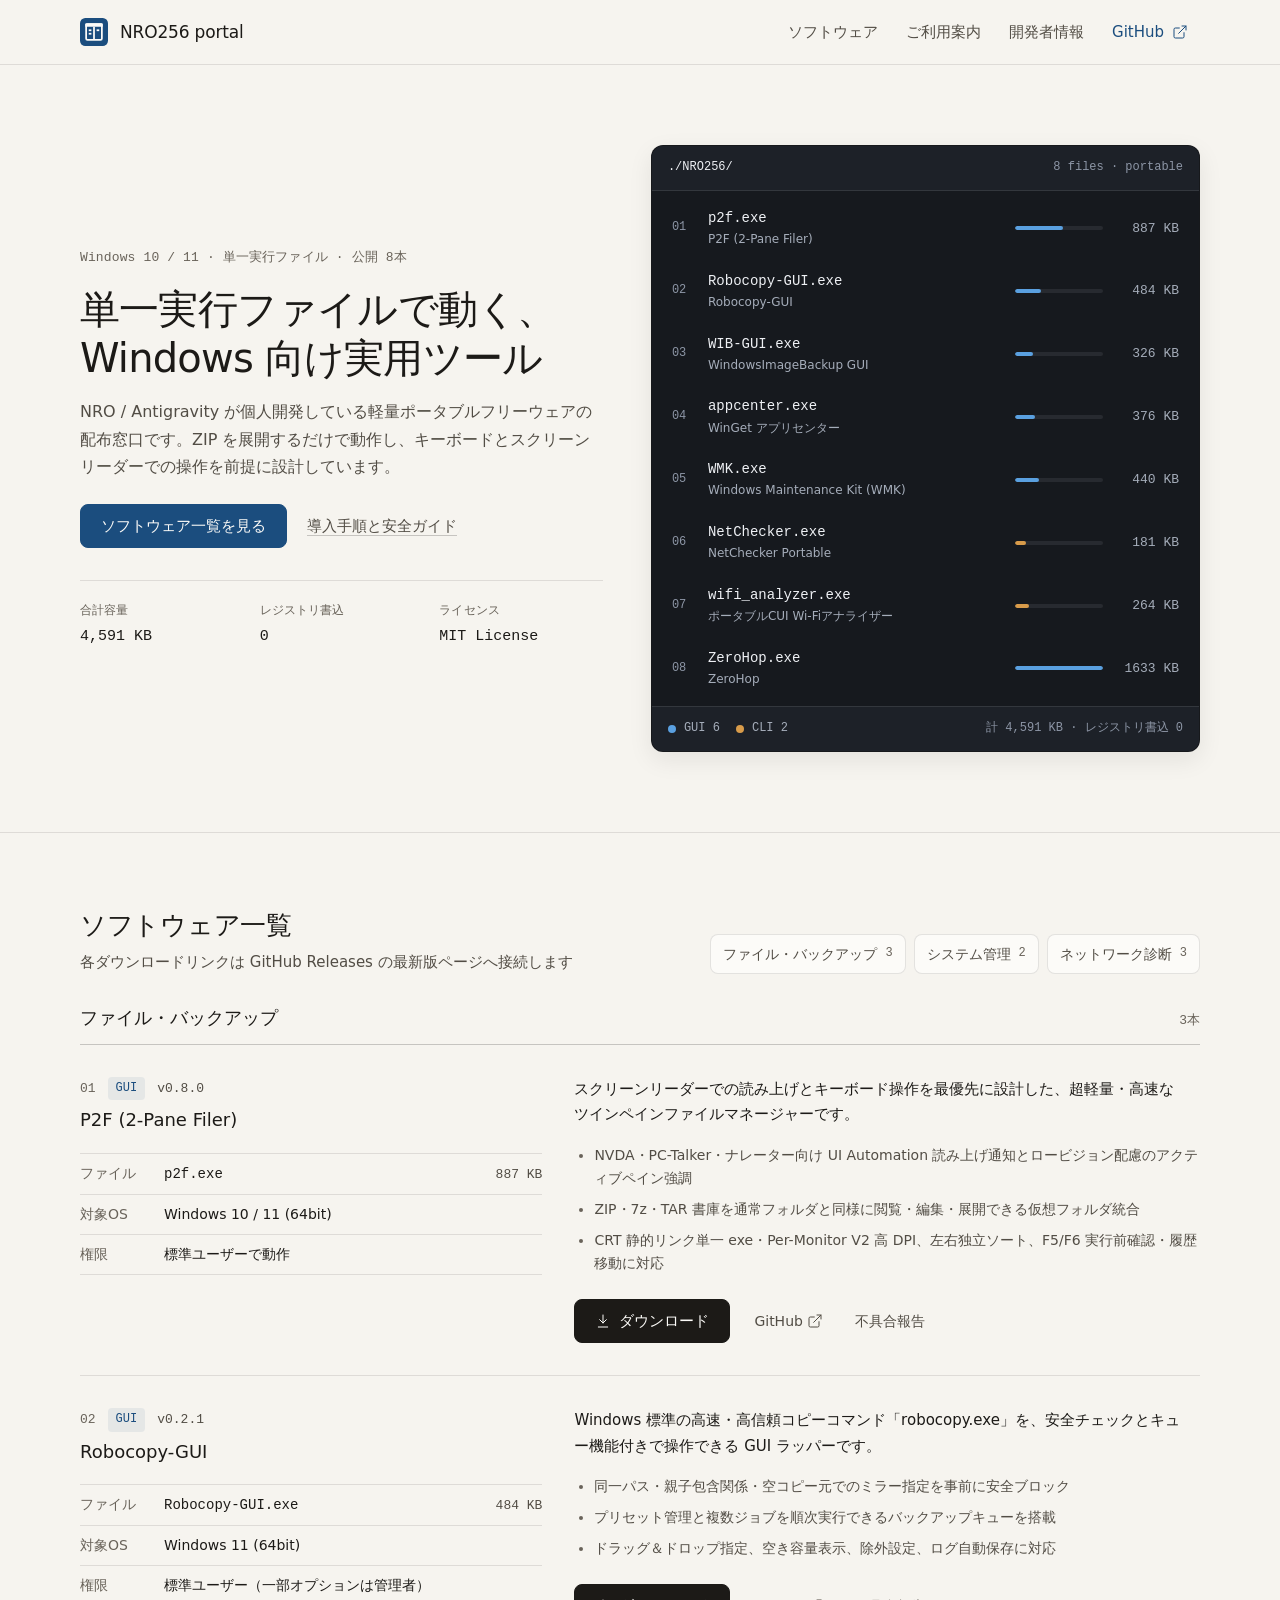
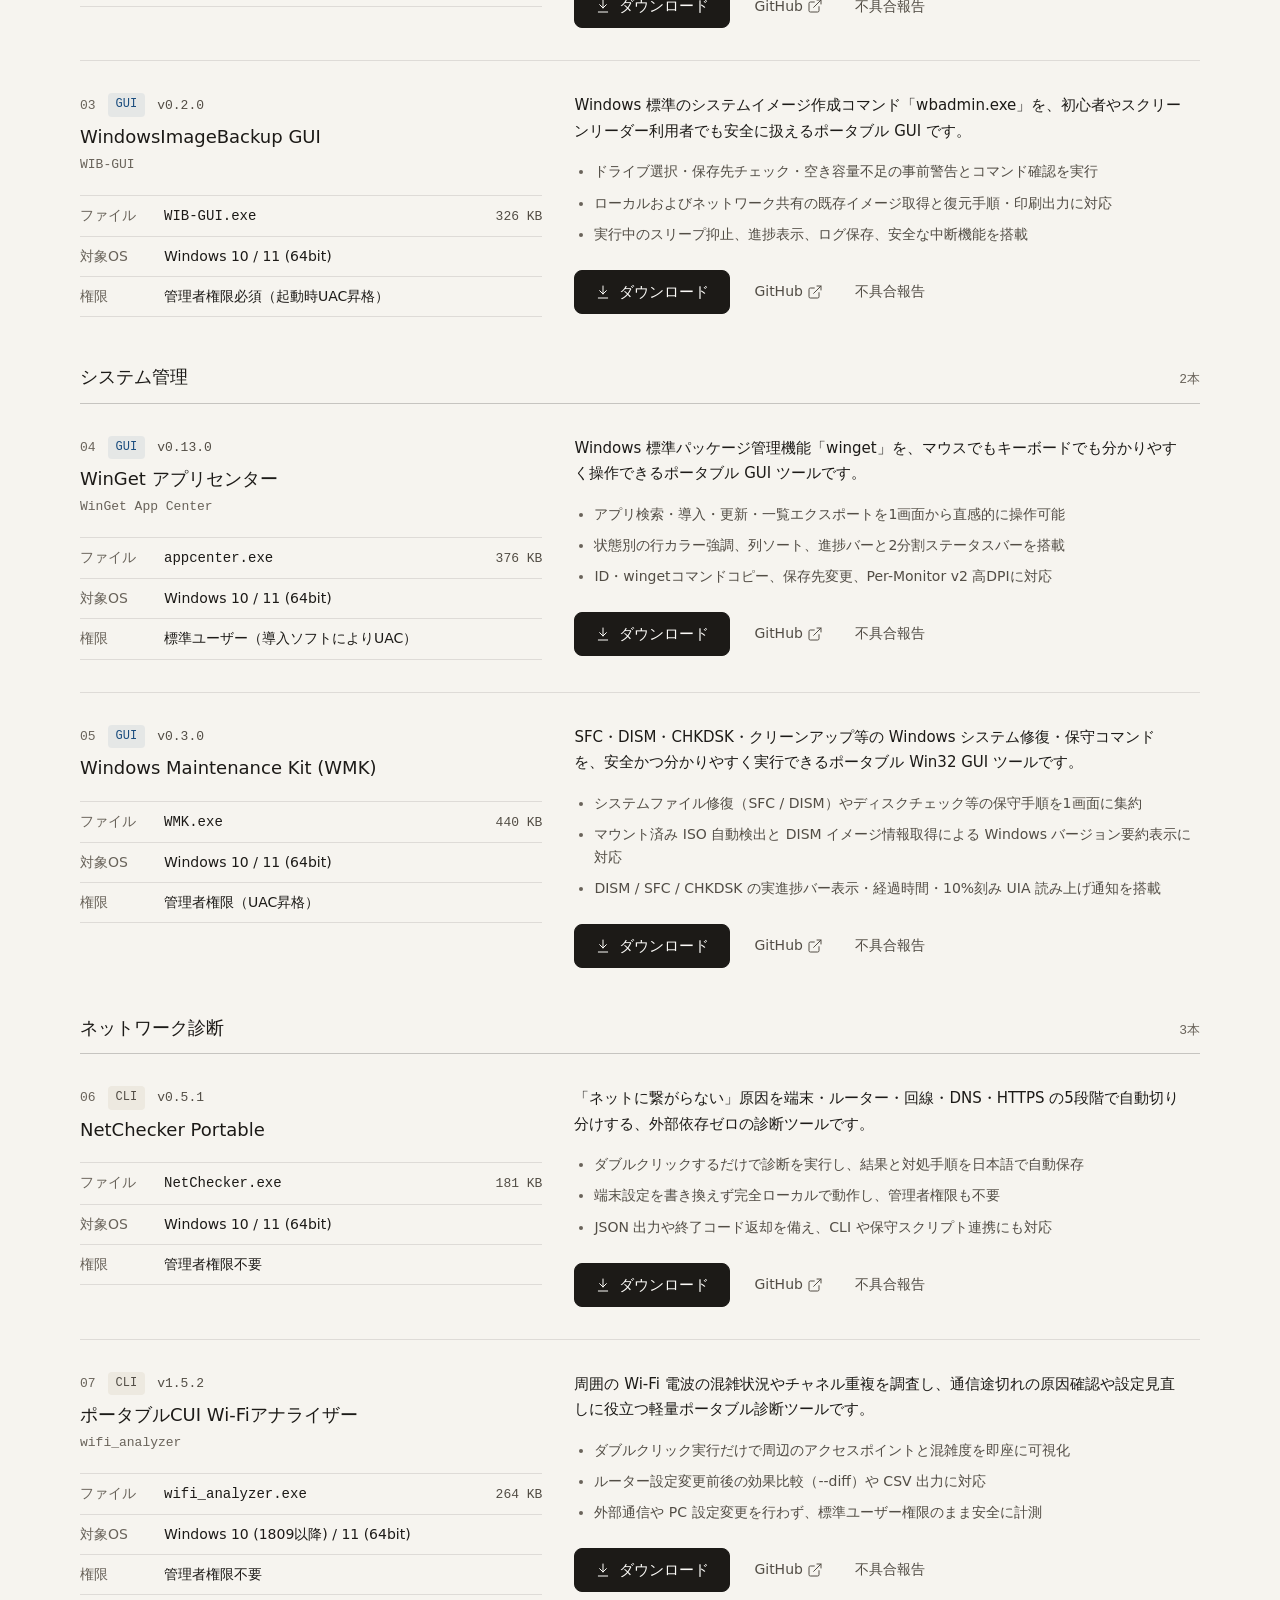
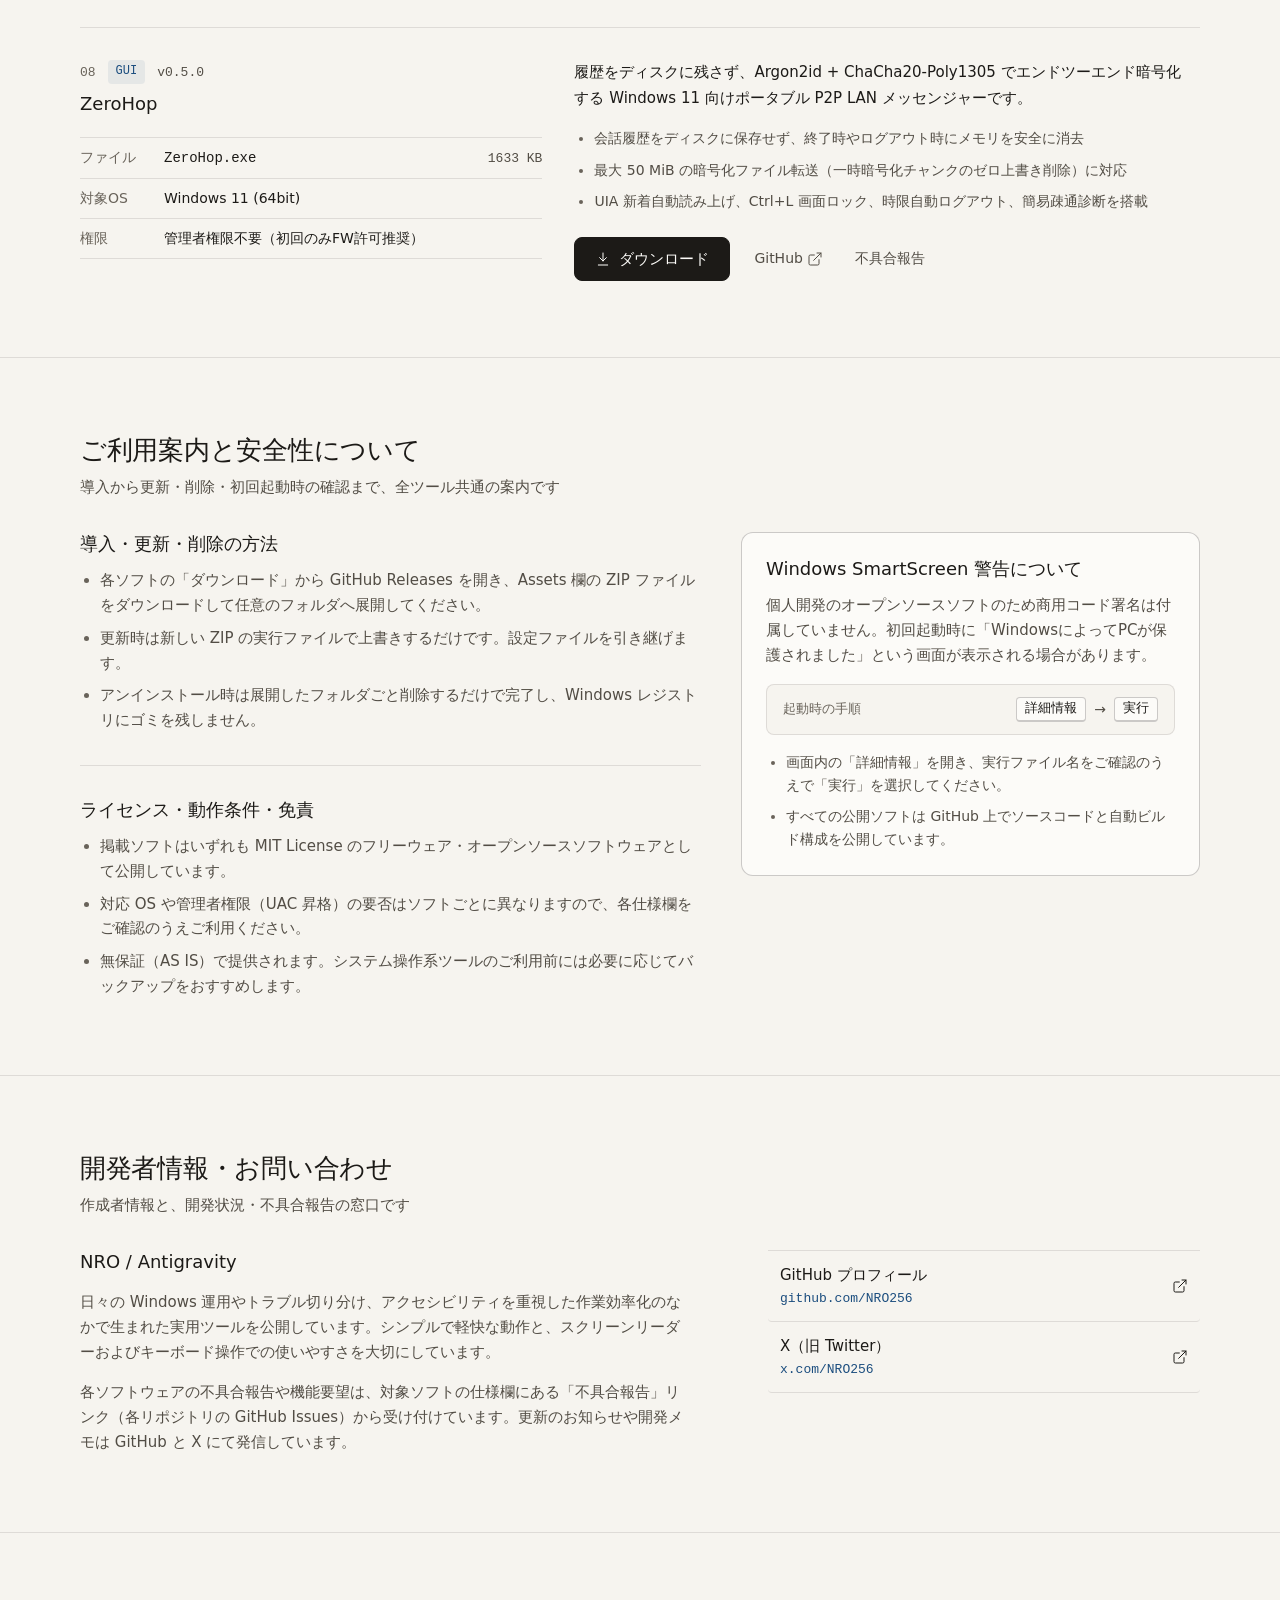
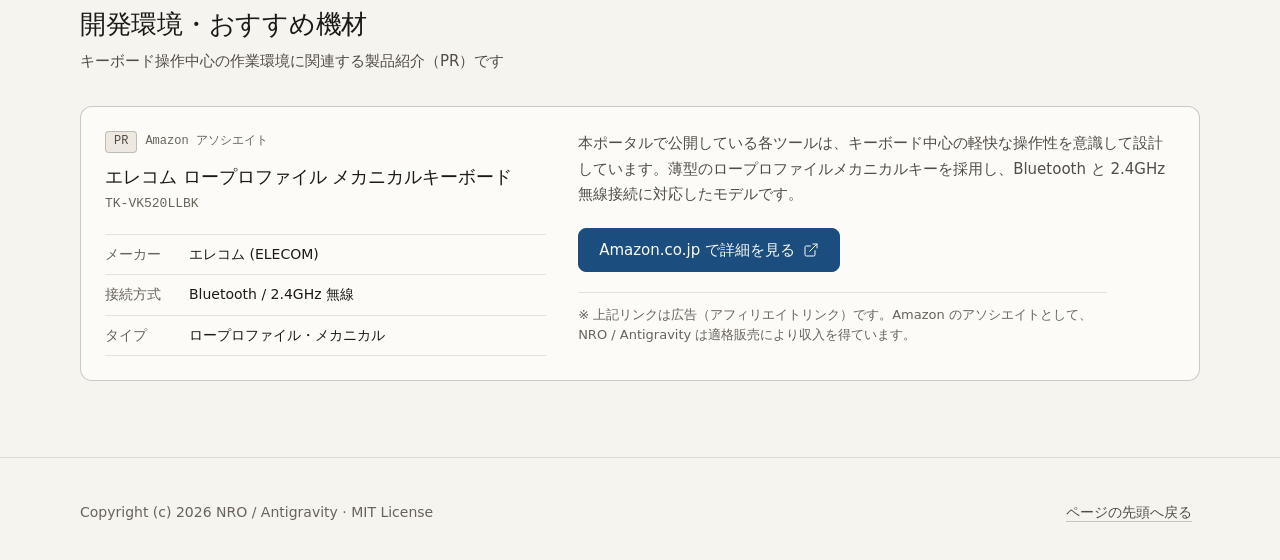
<file: index.html>
<!DOCTYPE html>
<html lang="ja">
<head>
  <meta charset="UTF-8">
  <meta name="viewport" content="width=device-width, initial-scale=1.0">
  <title>NRO256 portal | Windows向け軽量ポータブル自作ソフトポータル</title>
  <meta name="description" content="NRO / Antigravity が公開している Windows 10・11 向けの軽量・ポータブルな自作フリーウェア・オープンソースソフトウェアの一覧と最新ダウンロード窓口です。">
  <meta name="theme-color" content="#f6f4ef">
  <link rel="canonical" href="https://nro256.github.io/portal/">
  <meta property="og:type" content="website">
  <meta property="og:title" content="NRO256 portal">
  <meta property="og:description" content="レジストリ不使用・単一実行ファイル構成の Windows 向け自作ソフトウェアを一覧で紹介するポータルサイトです。">
  <meta property="og:url" content="https://nro256.github.io/portal/">
  <meta property="og:site_name" content="NRO256 portal">
  <link rel="icon" type="image/svg+xml" href="./images/favicon.svg">
  <link rel="stylesheet" href="./css/style.css">
</head>
<body id="top">
  <a class="skip-link" href="#main-content">メインコンテンツへ移動</a>

  <header class="site-header">
    <div class="container site-header__inner">
      <a class="brand" href="#top">
        <img class="brand__mark" src="./images/favicon.svg" alt="" width="28" height="28">
        <span class="brand__name">NRO256 portal</span>
      </a>
      <nav class="site-nav" aria-label="ページ内および外部リンク">
        <ul class="site-nav__list">
          <li><a class="site-nav__link" href="#software">ソフトウェア</a></li>
          <li><a class="site-nav__link" href="#guide">ご利用案内</a></li>
          <li><a class="site-nav__link" href="#about">開発者情報</a></li>
          <li>
            <a class="site-nav__link site-nav__link--external" href="https://github.com/NRO256" target="_blank" rel="noopener noreferrer" aria-label="GitHub - NRO256 のプロフィール（新しいタブで開く）">
              <span>GitHub</span>
              <svg class="btn__icon" width="16" height="16" viewBox="0 0 24 24" fill="none" stroke="currentColor" stroke-width="1.5" stroke-linecap="round" stroke-linejoin="round" aria-hidden="true">
                <path d="M15 3h6v6"/>
                <path d="M10 14 21 3"/>
                <path d="M18 13v6a2 2 0 0 1-2 2H5a2 2 0 0 1-2-2V8a2 2 0 0 1 2-2h6"/>
              </svg>
            </a>
          </li>
        </ul>
      </nav>
    </div>
  </header>

  <main id="main-content" tabindex="-1">
    <section class="hero" aria-labelledby="hero-heading">
      <div class="container hero__grid">
        <div class="hero__content">
          <p class="hero__kicker">Windows 10 / 11 · 単一実行ファイル · 公開 <!-- COUNT:START -->8<!-- COUNT:END -->本</p>
          <h1 id="hero-heading" class="hero__title">単一実行ファイルで動く、Windows 向け実用ツール</h1>
          <p class="hero__desc">
            NRO / Antigravity が個人開発している軽量ポータブルフリーウェアの配布窓口です。ZIP を展開するだけで動作し、キーボードとスクリーンリーダーでの操作を前提に設計しています。
          </p>
          <div class="hero__actions">
            <a class="btn btn--primary" href="#software">ソフトウェア一覧を見る</a>
            <a class="text-link" href="#guide">導入手順と安全ガイド</a>
          </div>
          <dl class="hero__facts" aria-label="公開ツールの共通仕様">
            <div class="hero__fact">
              <dt>合計容量</dt>
              <dd class="mono"><!-- TOTAL_SIZE:START -->4,591 KB<!-- TOTAL_SIZE:END --></dd>
            </div>
            <div class="hero__fact">
              <dt>レジストリ書込</dt>
              <dd class="mono">0</dd>
            </div>
            <div class="hero__fact">
              <dt>ライセンス</dt>
              <dd class="mono">MIT License</dd>
            </div>
          </dl>
        </div>

        <aside class="manifest" aria-label="ポータブル配布ファイルの実測一覧">
          <div class="manifest__bar-top">
            <span class="manifest__path">./NRO256/</span>
            <span class="manifest__meta"><!-- COUNT:START -->8<!-- COUNT:END --> files · portable</span>
          </div>
          <!-- MANIFEST:START -->
          <div class="manifest__rows">
            <a class="manifest__row" href="#app-p2f">
              <span class="manifest__index">01</span>
              <span class="manifest__file"><span class="manifest__bin">p2f.exe</span><span class="manifest__name">P2F (2-Pane Filer)</span></span>
              <span class="manifest__meter" aria-hidden="true"><span class="manifest__bar manifest__bar--gui" style="--bar: 54%"></span></span>
              <span class="manifest__size">887 KB</span>
            </a>
            <a class="manifest__row" href="#app-robocopy-gui">
              <span class="manifest__index">02</span>
              <span class="manifest__file"><span class="manifest__bin">Robocopy-GUI.exe</span><span class="manifest__name">Robocopy-GUI</span></span>
              <span class="manifest__meter" aria-hidden="true"><span class="manifest__bar manifest__bar--gui" style="--bar: 30%"></span></span>
              <span class="manifest__size">484 KB</span>
            </a>
            <a class="manifest__row" href="#app-wib-gui">
              <span class="manifest__index">03</span>
              <span class="manifest__file"><span class="manifest__bin">WIB-GUI.exe</span><span class="manifest__name">WindowsImageBackup GUI</span></span>
              <span class="manifest__meter" aria-hidden="true"><span class="manifest__bar manifest__bar--gui" style="--bar: 20%"></span></span>
              <span class="manifest__size">326 KB</span>
            </a>
            <a class="manifest__row" href="#app-appcenter">
              <span class="manifest__index">04</span>
              <span class="manifest__file"><span class="manifest__bin">appcenter.exe</span><span class="manifest__name">WinGet アプリセンター</span></span>
              <span class="manifest__meter" aria-hidden="true"><span class="manifest__bar manifest__bar--gui" style="--bar: 23%"></span></span>
              <span class="manifest__size">376 KB</span>
            </a>
            <a class="manifest__row" href="#app-wmk">
              <span class="manifest__index">05</span>
              <span class="manifest__file"><span class="manifest__bin">WMK.exe</span><span class="manifest__name">Windows Maintenance Kit (WMK)</span></span>
              <span class="manifest__meter" aria-hidden="true"><span class="manifest__bar manifest__bar--gui" style="--bar: 27%"></span></span>
              <span class="manifest__size">440 KB</span>
            </a>
            <a class="manifest__row" href="#app-netchecker">
              <span class="manifest__index">06</span>
              <span class="manifest__file"><span class="manifest__bin">NetChecker.exe</span><span class="manifest__name">NetChecker Portable</span></span>
              <span class="manifest__meter" aria-hidden="true"><span class="manifest__bar manifest__bar--cli" style="--bar: 12%"></span></span>
              <span class="manifest__size">181 KB</span>
            </a>
            <a class="manifest__row" href="#app-wifi_analyzer">
              <span class="manifest__index">07</span>
              <span class="manifest__file"><span class="manifest__bin">wifi_analyzer.exe</span><span class="manifest__name">ポータブルCUI Wi-Fiアナライザー</span></span>
              <span class="manifest__meter" aria-hidden="true"><span class="manifest__bar manifest__bar--cli" style="--bar: 16%"></span></span>
              <span class="manifest__size">264 KB</span>
            </a>
            <a class="manifest__row" href="#app-zerohop">
              <span class="manifest__index">08</span>
              <span class="manifest__file"><span class="manifest__bin">ZeroHop.exe</span><span class="manifest__name">ZeroHop</span></span>
              <span class="manifest__meter" aria-hidden="true"><span class="manifest__bar manifest__bar--gui" style="--bar: 100%"></span></span>
              <span class="manifest__size">1633 KB</span>
            </a>
          </div>
          <div class="manifest__footer">
            <div class="manifest__legend">
              <span class="manifest__legend-item"><span class="manifest__dot manifest__dot--gui" aria-hidden="true"></span><span>GUI 6</span></span>
              <span class="manifest__legend-item"><span class="manifest__dot manifest__dot--cli" aria-hidden="true"></span><span>CLI 2</span></span>
            </div>
            <span class="manifest__total">計 4,591 KB · レジストリ書込 0</span>
          </div>
          <!-- MANIFEST:END -->
        </aside>
      </div>
    </section>

    <section id="software" class="section" aria-labelledby="software-heading">
      <div class="container">
        <div class="section__head section__head--split">
          <div class="section__title-group">
            <h2 id="software-heading">ソフトウェア一覧</h2>
            <p class="section__lead">各ダウンロードリンクは GitHub Releases の最新版ページへ接続します</p>
          </div>
          <nav class="cat-jump" aria-label="カテゴリ別移動">
            <!-- CATEGORY_NAV:START -->
            <a class="cat-jump__link" href="#cat-file-backup">ファイル・バックアップ <span class="cat-jump__count">3</span></a>
            <a class="cat-jump__link" href="#cat-system">システム管理 <span class="cat-jump__count">2</span></a>
            <a class="cat-jump__link" href="#cat-network">ネットワーク診断 <span class="cat-jump__count">3</span></a>
            <!-- CATEGORY_NAV:END -->
          </nav>
        </div>

        <div id="app-catalog" class="app-catalog">
          <!-- APPS:START -->
          <section class="catalog-group" id="cat-file-backup" aria-labelledby="cat-heading-file-backup">
            <div class="catalog-group__head">
              <h3 id="cat-heading-file-backup" class="catalog-group__title">ファイル・バックアップ</h3>
              <span class="catalog-group__count">3本</span>
            </div>
            <div class="catalog-group__list">
            <article class="app-entry" id="app-p2f">
              <div class="app-entry__identity">
                <div class="app-entry__meta">
                  <span class="app-entry__index">01</span>
                  <span class="app-entry__type app-entry__type--gui">GUI</span>
                  <span class="app-entry__version">v0.8.0</span>
                </div>
                <h4 class="app-entry__title">P2F (2-Pane Filer)</h4>
                <dl class="app-entry__specs">
                  <div class="spec-row">
                    <dt>ファイル</dt>
                    <dd><code class="mono">p2f.exe</code><span class="spec-size">887 KB</span></dd>
                  </div>
                  <div class="spec-row">
                    <dt>対象OS</dt>
                    <dd>Windows 10 / 11 (64bit)</dd>
                  </div>
                  <div class="spec-row">
                    <dt>権限</dt>
                    <dd>標準ユーザーで動作</dd>
                  </div>
                </dl>
              </div>
              <div class="app-entry__body">
                <p class="app-entry__summary">スクリーンリーダーでの読み上げとキーボード操作を最優先に設計した、超軽量・高速なツインペインファイルマネージャーです。</p>
                <ul class="app-entry__highlights">
                <li>NVDA・PC-Talker・ナレーター向け UI Automation 読み上げ通知とロービジョン配慮のアクティブペイン強調</li>
                <li>ZIP・7z・TAR 書庫を通常フォルダと同様に閲覧・編集・展開できる仮想フォルダ統合</li>
                <li>CRT 静的リンク単一 exe・Per-Monitor V2 高 DPI、左右独立ソート、F5/F6 実行前確認・履歴移動に対応</li>
                </ul>
                <div class="app-entry__actions">
                  <a class="btn btn--download" href="https://github.com/NRO256/p2f/releases/latest" target="_blank" rel="noopener noreferrer" aria-label="ダウンロード - P2F (2-Pane Filer) の最新リリース（GitHub・新しいタブで開く）">
                    <svg class="btn__icon" width="16" height="16" viewBox="0 0 24 24" fill="none" stroke="currentColor" stroke-width="1.5" stroke-linecap="round" stroke-linejoin="round" aria-hidden="true"><path d="M12 3v12"/><path d="m7 10 5 5 5-5"/><path d="M5 21h14"/></svg>
                    <span>ダウンロード</span>
                  </a>
                  <a class="action-link" href="https://github.com/NRO256/p2f" target="_blank" rel="noopener noreferrer" aria-label="GitHub - P2F (2-Pane Filer) のリポジトリと説明書（新しいタブで開く）">
                    <span>GitHub</span>
                    <svg class="btn__icon" width="16" height="16" viewBox="0 0 24 24" fill="none" stroke="currentColor" stroke-width="1.5" stroke-linecap="round" stroke-linejoin="round" aria-hidden="true"><path d="M15 3h6v6"/><path d="M10 14 21 3"/><path d="M18 13v6a2 2 0 0 1-2 2H5a2 2 0 0 1-2-2V8a2 2 0 0 1 2-2h6"/></svg>
                  </a>
                  <a class="action-link" href="https://github.com/NRO256/p2f/issues" target="_blank" rel="noopener noreferrer" aria-label="不具合報告 - P2F (2-Pane Filer) のGitHub Issues（新しいタブで開く）">
                    <span>不具合報告</span>
                  </a>
                </div>
              </div>
            </article>
            <article class="app-entry" id="app-robocopy-gui">
              <div class="app-entry__identity">
                <div class="app-entry__meta">
                  <span class="app-entry__index">02</span>
                  <span class="app-entry__type app-entry__type--gui">GUI</span>
                  <span class="app-entry__version">v0.2.1</span>
                </div>
                <h4 class="app-entry__title">Robocopy-GUI</h4>
                <dl class="app-entry__specs">
                  <div class="spec-row">
                    <dt>ファイル</dt>
                    <dd><code class="mono">Robocopy-GUI.exe</code><span class="spec-size">484 KB</span></dd>
                  </div>
                  <div class="spec-row">
                    <dt>対象OS</dt>
                    <dd>Windows 11 (64bit)</dd>
                  </div>
                  <div class="spec-row">
                    <dt>権限</dt>
                    <dd>標準ユーザー（一部オプションは管理者）</dd>
                  </div>
                </dl>
              </div>
              <div class="app-entry__body">
                <p class="app-entry__summary">Windows 標準の高速・高信頼コピーコマンド「robocopy.exe」を、安全チェックとキュー機能付きで操作できる GUI ラッパーです。</p>
                <ul class="app-entry__highlights">
                <li>同一パス・親子包含関係・空コピー元でのミラー指定を事前に安全ブロック</li>
                <li>プリセット管理と複数ジョブを順次実行できるバックアップキューを搭載</li>
                <li>ドラッグ＆ドロップ指定、空き容量表示、除外設定、ログ自動保存に対応</li>
                </ul>
                <div class="app-entry__actions">
                  <a class="btn btn--download" href="https://github.com/NRO256/Robocopy-GUI/releases/latest" target="_blank" rel="noopener noreferrer" aria-label="ダウンロード - Robocopy-GUI の最新リリース（GitHub・新しいタブで開く）">
                    <svg class="btn__icon" width="16" height="16" viewBox="0 0 24 24" fill="none" stroke="currentColor" stroke-width="1.5" stroke-linecap="round" stroke-linejoin="round" aria-hidden="true"><path d="M12 3v12"/><path d="m7 10 5 5 5-5"/><path d="M5 21h14"/></svg>
                    <span>ダウンロード</span>
                  </a>
                  <a class="action-link" href="https://github.com/NRO256/Robocopy-GUI" target="_blank" rel="noopener noreferrer" aria-label="GitHub - Robocopy-GUI のリポジトリと説明書（新しいタブで開く）">
                    <span>GitHub</span>
                    <svg class="btn__icon" width="16" height="16" viewBox="0 0 24 24" fill="none" stroke="currentColor" stroke-width="1.5" stroke-linecap="round" stroke-linejoin="round" aria-hidden="true"><path d="M15 3h6v6"/><path d="M10 14 21 3"/><path d="M18 13v6a2 2 0 0 1-2 2H5a2 2 0 0 1-2-2V8a2 2 0 0 1 2-2h6"/></svg>
                  </a>
                  <a class="action-link" href="https://github.com/NRO256/Robocopy-GUI/issues" target="_blank" rel="noopener noreferrer" aria-label="不具合報告 - Robocopy-GUI のGitHub Issues（新しいタブで開く）">
                    <span>不具合報告</span>
                  </a>
                </div>
              </div>
            </article>
            <article class="app-entry" id="app-wib-gui">
              <div class="app-entry__identity">
                <div class="app-entry__meta">
                  <span class="app-entry__index">03</span>
                  <span class="app-entry__type app-entry__type--gui">GUI</span>
                  <span class="app-entry__version">v0.2.0</span>
                </div>
                <h4 class="app-entry__title">WindowsImageBackup GUI</h4>
                <p class="app-entry__subname">WIB-GUI</p>
                <dl class="app-entry__specs">
                  <div class="spec-row">
                    <dt>ファイル</dt>
                    <dd><code class="mono">WIB-GUI.exe</code><span class="spec-size">326 KB</span></dd>
                  </div>
                  <div class="spec-row">
                    <dt>対象OS</dt>
                    <dd>Windows 10 / 11 (64bit)</dd>
                  </div>
                  <div class="spec-row">
                    <dt>権限</dt>
                    <dd>管理者権限必須（起動時UAC昇格）</dd>
                  </div>
                </dl>
              </div>
              <div class="app-entry__body">
                <p class="app-entry__summary">Windows 標準のシステムイメージ作成コマンド「wbadmin.exe」を、初心者やスクリーンリーダー利用者でも安全に扱えるポータブル GUI です。</p>
                <ul class="app-entry__highlights">
                <li>ドライブ選択・保存先チェック・空き容量不足の事前警告とコマンド確認を実行</li>
                <li>ローカルおよびネットワーク共有の既存イメージ取得と復元手順・印刷出力に対応</li>
                <li>実行中のスリープ抑止、進捗表示、ログ保存、安全な中断機能を搭載</li>
                </ul>
                <div class="app-entry__actions">
                  <a class="btn btn--download" href="https://github.com/NRO256/WIB-GUI/releases/latest" target="_blank" rel="noopener noreferrer" aria-label="ダウンロード - WindowsImageBackup GUI の最新リリース（GitHub・新しいタブで開く）">
                    <svg class="btn__icon" width="16" height="16" viewBox="0 0 24 24" fill="none" stroke="currentColor" stroke-width="1.5" stroke-linecap="round" stroke-linejoin="round" aria-hidden="true"><path d="M12 3v12"/><path d="m7 10 5 5 5-5"/><path d="M5 21h14"/></svg>
                    <span>ダウンロード</span>
                  </a>
                  <a class="action-link" href="https://github.com/NRO256/WIB-GUI" target="_blank" rel="noopener noreferrer" aria-label="GitHub - WindowsImageBackup GUI のリポジトリと説明書（新しいタブで開く）">
                    <span>GitHub</span>
                    <svg class="btn__icon" width="16" height="16" viewBox="0 0 24 24" fill="none" stroke="currentColor" stroke-width="1.5" stroke-linecap="round" stroke-linejoin="round" aria-hidden="true"><path d="M15 3h6v6"/><path d="M10 14 21 3"/><path d="M18 13v6a2 2 0 0 1-2 2H5a2 2 0 0 1-2-2V8a2 2 0 0 1 2-2h6"/></svg>
                  </a>
                  <a class="action-link" href="https://github.com/NRO256/WIB-GUI/issues" target="_blank" rel="noopener noreferrer" aria-label="不具合報告 - WindowsImageBackup GUI のGitHub Issues（新しいタブで開く）">
                    <span>不具合報告</span>
                  </a>
                </div>
              </div>
            </article>
            </div>
          </section>
          <section class="catalog-group" id="cat-system" aria-labelledby="cat-heading-system">
            <div class="catalog-group__head">
              <h3 id="cat-heading-system" class="catalog-group__title">システム管理</h3>
              <span class="catalog-group__count">2本</span>
            </div>
            <div class="catalog-group__list">
            <article class="app-entry" id="app-appcenter">
              <div class="app-entry__identity">
                <div class="app-entry__meta">
                  <span class="app-entry__index">04</span>
                  <span class="app-entry__type app-entry__type--gui">GUI</span>
                  <span class="app-entry__version">v0.13.0</span>
                </div>
                <h4 class="app-entry__title">WinGet アプリセンター</h4>
                <p class="app-entry__subname">WinGet App Center</p>
                <dl class="app-entry__specs">
                  <div class="spec-row">
                    <dt>ファイル</dt>
                    <dd><code class="mono">appcenter.exe</code><span class="spec-size">376 KB</span></dd>
                  </div>
                  <div class="spec-row">
                    <dt>対象OS</dt>
                    <dd>Windows 10 / 11 (64bit)</dd>
                  </div>
                  <div class="spec-row">
                    <dt>権限</dt>
                    <dd>標準ユーザー（導入ソフトによりUAC）</dd>
                  </div>
                </dl>
              </div>
              <div class="app-entry__body">
                <p class="app-entry__summary">Windows 標準パッケージ管理機能「winget」を、マウスでもキーボードでも分かりやすく操作できるポータブル GUI ツールです。</p>
                <ul class="app-entry__highlights">
                <li>アプリ検索・導入・更新・一覧エクスポートを1画面から直感的に操作可能</li>
                <li>状態別の行カラー強調、列ソート、進捗バーと2分割ステータスバーを搭載</li>
                <li>ID・wingetコマンドコピー、保存先変更、Per-Monitor v2 高DPIに対応</li>
                </ul>
                <div class="app-entry__actions">
                  <a class="btn btn--download" href="https://github.com/NRO256/appcenter/releases/latest" target="_blank" rel="noopener noreferrer" aria-label="ダウンロード - WinGet アプリセンター の最新リリース（GitHub・新しいタブで開く）">
                    <svg class="btn__icon" width="16" height="16" viewBox="0 0 24 24" fill="none" stroke="currentColor" stroke-width="1.5" stroke-linecap="round" stroke-linejoin="round" aria-hidden="true"><path d="M12 3v12"/><path d="m7 10 5 5 5-5"/><path d="M5 21h14"/></svg>
                    <span>ダウンロード</span>
                  </a>
                  <a class="action-link" href="https://github.com/NRO256/appcenter" target="_blank" rel="noopener noreferrer" aria-label="GitHub - WinGet アプリセンター のリポジトリと説明書（新しいタブで開く）">
                    <span>GitHub</span>
                    <svg class="btn__icon" width="16" height="16" viewBox="0 0 24 24" fill="none" stroke="currentColor" stroke-width="1.5" stroke-linecap="round" stroke-linejoin="round" aria-hidden="true"><path d="M15 3h6v6"/><path d="M10 14 21 3"/><path d="M18 13v6a2 2 0 0 1-2 2H5a2 2 0 0 1-2-2V8a2 2 0 0 1 2-2h6"/></svg>
                  </a>
                  <a class="action-link" href="https://github.com/NRO256/appcenter/issues" target="_blank" rel="noopener noreferrer" aria-label="不具合報告 - WinGet アプリセンター のGitHub Issues（新しいタブで開く）">
                    <span>不具合報告</span>
                  </a>
                </div>
              </div>
            </article>
            <article class="app-entry" id="app-wmk">
              <div class="app-entry__identity">
                <div class="app-entry__meta">
                  <span class="app-entry__index">05</span>
                  <span class="app-entry__type app-entry__type--gui">GUI</span>
                  <span class="app-entry__version">v0.3.0</span>
                </div>
                <h4 class="app-entry__title">Windows Maintenance Kit (WMK)</h4>
                <dl class="app-entry__specs">
                  <div class="spec-row">
                    <dt>ファイル</dt>
                    <dd><code class="mono">WMK.exe</code><span class="spec-size">440 KB</span></dd>
                  </div>
                  <div class="spec-row">
                    <dt>対象OS</dt>
                    <dd>Windows 10 / 11 (64bit)</dd>
                  </div>
                  <div class="spec-row">
                    <dt>権限</dt>
                    <dd>管理者権限（UAC昇格）</dd>
                  </div>
                </dl>
              </div>
              <div class="app-entry__body">
                <p class="app-entry__summary">SFC・DISM・CHKDSK・クリーンアップ等の Windows システム修復・保守コマンドを、安全かつ分かりやすく実行できるポータブル Win32 GUI ツールです。</p>
                <ul class="app-entry__highlights">
                <li>システムファイル修復（SFC / DISM）やディスクチェック等の保守手順を1画面に集約</li>
                <li>マウント済み ISO 自動検出と DISM イメージ情報取得による Windows バージョン要約表示に対応</li>
                <li>DISM / SFC / CHKDSK の実進捗バー表示・経過時間・10%刻み UIA 読み上げ通知を搭載</li>
                </ul>
                <div class="app-entry__actions">
                  <a class="btn btn--download" href="https://github.com/NRO256/wmk/releases/latest" target="_blank" rel="noopener noreferrer" aria-label="ダウンロード - Windows Maintenance Kit (WMK) の最新リリース（GitHub・新しいタブで開く）">
                    <svg class="btn__icon" width="16" height="16" viewBox="0 0 24 24" fill="none" stroke="currentColor" stroke-width="1.5" stroke-linecap="round" stroke-linejoin="round" aria-hidden="true"><path d="M12 3v12"/><path d="m7 10 5 5 5-5"/><path d="M5 21h14"/></svg>
                    <span>ダウンロード</span>
                  </a>
                  <a class="action-link" href="https://github.com/NRO256/wmk" target="_blank" rel="noopener noreferrer" aria-label="GitHub - Windows Maintenance Kit (WMK) のリポジトリと説明書（新しいタブで開く）">
                    <span>GitHub</span>
                    <svg class="btn__icon" width="16" height="16" viewBox="0 0 24 24" fill="none" stroke="currentColor" stroke-width="1.5" stroke-linecap="round" stroke-linejoin="round" aria-hidden="true"><path d="M15 3h6v6"/><path d="M10 14 21 3"/><path d="M18 13v6a2 2 0 0 1-2 2H5a2 2 0 0 1-2-2V8a2 2 0 0 1 2-2h6"/></svg>
                  </a>
                  <a class="action-link" href="https://github.com/NRO256/wmk/issues" target="_blank" rel="noopener noreferrer" aria-label="不具合報告 - Windows Maintenance Kit (WMK) のGitHub Issues（新しいタブで開く）">
                    <span>不具合報告</span>
                  </a>
                </div>
              </div>
            </article>
            </div>
          </section>
          <section class="catalog-group" id="cat-network" aria-labelledby="cat-heading-network">
            <div class="catalog-group__head">
              <h3 id="cat-heading-network" class="catalog-group__title">ネットワーク診断</h3>
              <span class="catalog-group__count">3本</span>
            </div>
            <div class="catalog-group__list">
            <article class="app-entry" id="app-netchecker">
              <div class="app-entry__identity">
                <div class="app-entry__meta">
                  <span class="app-entry__index">06</span>
                  <span class="app-entry__type app-entry__type--cli">CLI</span>
                  <span class="app-entry__version">v0.5.1</span>
                </div>
                <h4 class="app-entry__title">NetChecker Portable</h4>
                <dl class="app-entry__specs">
                  <div class="spec-row">
                    <dt>ファイル</dt>
                    <dd><code class="mono">NetChecker.exe</code><span class="spec-size">181 KB</span></dd>
                  </div>
                  <div class="spec-row">
                    <dt>対象OS</dt>
                    <dd>Windows 10 / 11 (64bit)</dd>
                  </div>
                  <div class="spec-row">
                    <dt>権限</dt>
                    <dd>管理者権限不要</dd>
                  </div>
                </dl>
              </div>
              <div class="app-entry__body">
                <p class="app-entry__summary">「ネットに繋がらない」原因を端末・ルーター・回線・DNS・HTTPS の5段階で自動切り分けする、外部依存ゼロの診断ツールです。</p>
                <ul class="app-entry__highlights">
                <li>ダブルクリックするだけで診断を実行し、結果と対処手順を日本語で自動保存</li>
                <li>端末設定を書き換えず完全ローカルで動作し、管理者権限も不要</li>
                <li>JSON 出力や終了コード返却を備え、CLI や保守スクリプト連携にも対応</li>
                </ul>
                <div class="app-entry__actions">
                  <a class="btn btn--download" href="https://github.com/NRO256/netchecker/releases/latest" target="_blank" rel="noopener noreferrer" aria-label="ダウンロード - NetChecker Portable の最新リリース（GitHub・新しいタブで開く）">
                    <svg class="btn__icon" width="16" height="16" viewBox="0 0 24 24" fill="none" stroke="currentColor" stroke-width="1.5" stroke-linecap="round" stroke-linejoin="round" aria-hidden="true"><path d="M12 3v12"/><path d="m7 10 5 5 5-5"/><path d="M5 21h14"/></svg>
                    <span>ダウンロード</span>
                  </a>
                  <a class="action-link" href="https://github.com/NRO256/netchecker" target="_blank" rel="noopener noreferrer" aria-label="GitHub - NetChecker Portable のリポジトリと説明書（新しいタブで開く）">
                    <span>GitHub</span>
                    <svg class="btn__icon" width="16" height="16" viewBox="0 0 24 24" fill="none" stroke="currentColor" stroke-width="1.5" stroke-linecap="round" stroke-linejoin="round" aria-hidden="true"><path d="M15 3h6v6"/><path d="M10 14 21 3"/><path d="M18 13v6a2 2 0 0 1-2 2H5a2 2 0 0 1-2-2V8a2 2 0 0 1 2-2h6"/></svg>
                  </a>
                  <a class="action-link" href="https://github.com/NRO256/netchecker/issues" target="_blank" rel="noopener noreferrer" aria-label="不具合報告 - NetChecker Portable のGitHub Issues（新しいタブで開く）">
                    <span>不具合報告</span>
                  </a>
                </div>
              </div>
            </article>
            <article class="app-entry" id="app-wifi_analyzer">
              <div class="app-entry__identity">
                <div class="app-entry__meta">
                  <span class="app-entry__index">07</span>
                  <span class="app-entry__type app-entry__type--cli">CLI</span>
                  <span class="app-entry__version">v1.5.2</span>
                </div>
                <h4 class="app-entry__title">ポータブルCUI Wi-Fiアナライザー</h4>
                <p class="app-entry__subname">wifi_analyzer</p>
                <dl class="app-entry__specs">
                  <div class="spec-row">
                    <dt>ファイル</dt>
                    <dd><code class="mono">wifi_analyzer.exe</code><span class="spec-size">264 KB</span></dd>
                  </div>
                  <div class="spec-row">
                    <dt>対象OS</dt>
                    <dd>Windows 10 (1809以降) / 11 (64bit)</dd>
                  </div>
                  <div class="spec-row">
                    <dt>権限</dt>
                    <dd>管理者権限不要</dd>
                  </div>
                </dl>
              </div>
              <div class="app-entry__body">
                <p class="app-entry__summary">周囲の Wi-Fi 電波の混雑状況やチャネル重複を調査し、通信途切れの原因確認や設定見直しに役立つ軽量ポータブル診断ツールです。</p>
                <ul class="app-entry__highlights">
                <li>ダブルクリック実行だけで周辺のアクセスポイントと混雑度を即座に可視化</li>
                <li>ルーター設定変更前後の効果比較（--diff）や CSV 出力に対応</li>
                <li>外部通信や PC 設定変更を行わず、標準ユーザー権限のまま安全に計測</li>
                </ul>
                <div class="app-entry__actions">
                  <a class="btn btn--download" href="https://github.com/NRO256/wifi_analyzer/releases/latest" target="_blank" rel="noopener noreferrer" aria-label="ダウンロード - ポータブルCUI Wi-Fiアナライザー の最新リリース（GitHub・新しいタブで開く）">
                    <svg class="btn__icon" width="16" height="16" viewBox="0 0 24 24" fill="none" stroke="currentColor" stroke-width="1.5" stroke-linecap="round" stroke-linejoin="round" aria-hidden="true"><path d="M12 3v12"/><path d="m7 10 5 5 5-5"/><path d="M5 21h14"/></svg>
                    <span>ダウンロード</span>
                  </a>
                  <a class="action-link" href="https://github.com/NRO256/wifi_analyzer" target="_blank" rel="noopener noreferrer" aria-label="GitHub - ポータブルCUI Wi-Fiアナライザー のリポジトリと説明書（新しいタブで開く）">
                    <span>GitHub</span>
                    <svg class="btn__icon" width="16" height="16" viewBox="0 0 24 24" fill="none" stroke="currentColor" stroke-width="1.5" stroke-linecap="round" stroke-linejoin="round" aria-hidden="true"><path d="M15 3h6v6"/><path d="M10 14 21 3"/><path d="M18 13v6a2 2 0 0 1-2 2H5a2 2 0 0 1-2-2V8a2 2 0 0 1 2-2h6"/></svg>
                  </a>
                  <a class="action-link" href="https://github.com/NRO256/wifi_analyzer/issues" target="_blank" rel="noopener noreferrer" aria-label="不具合報告 - ポータブルCUI Wi-Fiアナライザー のGitHub Issues（新しいタブで開く）">
                    <span>不具合報告</span>
                  </a>
                </div>
              </div>
            </article>
            <article class="app-entry" id="app-zerohop">
              <div class="app-entry__identity">
                <div class="app-entry__meta">
                  <span class="app-entry__index">08</span>
                  <span class="app-entry__type app-entry__type--gui">GUI</span>
                  <span class="app-entry__version">v0.5.0</span>
                </div>
                <h4 class="app-entry__title">ZeroHop</h4>
                <dl class="app-entry__specs">
                  <div class="spec-row">
                    <dt>ファイル</dt>
                    <dd><code class="mono">ZeroHop.exe</code><span class="spec-size">1633 KB</span></dd>
                  </div>
                  <div class="spec-row">
                    <dt>対象OS</dt>
                    <dd>Windows 11 (64bit)</dd>
                  </div>
                  <div class="spec-row">
                    <dt>権限</dt>
                    <dd>管理者権限不要（初回のみFW許可推奨）</dd>
                  </div>
                </dl>
              </div>
              <div class="app-entry__body">
                <p class="app-entry__summary">履歴をディスクに残さず、Argon2id + ChaCha20-Poly1305 でエンドツーエンド暗号化する Windows 11 向けポータブル P2P LAN メッセンジャーです。</p>
                <ul class="app-entry__highlights">
                <li>会話履歴をディスクに保存せず、終了時やログアウト時にメモリを安全に消去</li>
                <li>最大 50 MiB の暗号化ファイル転送（一時暗号化チャンクのゼロ上書き削除）に対応</li>
                <li>UIA 新着自動読み上げ、Ctrl+L 画面ロック、時限自動ログアウト、簡易疎通診断を搭載</li>
                </ul>
                <div class="app-entry__actions">
                  <a class="btn btn--download" href="https://github.com/NRO256/ZeroHop/releases/latest" target="_blank" rel="noopener noreferrer" aria-label="ダウンロード - ZeroHop の最新リリース（GitHub・新しいタブで開く）">
                    <svg class="btn__icon" width="16" height="16" viewBox="0 0 24 24" fill="none" stroke="currentColor" stroke-width="1.5" stroke-linecap="round" stroke-linejoin="round" aria-hidden="true"><path d="M12 3v12"/><path d="m7 10 5 5 5-5"/><path d="M5 21h14"/></svg>
                    <span>ダウンロード</span>
                  </a>
                  <a class="action-link" href="https://github.com/NRO256/ZeroHop" target="_blank" rel="noopener noreferrer" aria-label="GitHub - ZeroHop のリポジトリと説明書（新しいタブで開く）">
                    <span>GitHub</span>
                    <svg class="btn__icon" width="16" height="16" viewBox="0 0 24 24" fill="none" stroke="currentColor" stroke-width="1.5" stroke-linecap="round" stroke-linejoin="round" aria-hidden="true"><path d="M15 3h6v6"/><path d="M10 14 21 3"/><path d="M18 13v6a2 2 0 0 1-2 2H5a2 2 0 0 1-2-2V8a2 2 0 0 1 2-2h6"/></svg>
                  </a>
                  <a class="action-link" href="https://github.com/NRO256/ZeroHop/issues" target="_blank" rel="noopener noreferrer" aria-label="不具合報告 - ZeroHop のGitHub Issues（新しいタブで開く）">
                    <span>不具合報告</span>
                  </a>
                </div>
              </div>
            </article>
            </div>
          </section>
          <!-- APPS:END -->
        </div>
      </div>
    </section>

    <section id="guide" class="section" aria-labelledby="guide-heading">
      <div class="container">
        <div class="section__head">
          <h2 id="guide-heading">ご利用案内と安全性について</h2>
          <p class="section__lead">導入から更新・削除・初回起動時の確認まで、全ツール共通の案内です</p>
        </div>

        <div class="guide-layout">
          <div class="guide-list">
            <div class="guide-block">
              <h3 class="guide-block__title">導入・更新・削除の方法</h3>
              <ul class="guide-block__items">
                <li>各ソフトの「ダウンロード」から GitHub Releases を開き、Assets 欄の ZIP ファイルをダウンロードして任意のフォルダへ展開してください。</li>
                <li>更新時は新しい ZIP の実行ファイルで上書きするだけです。設定ファイルを引き継げます。</li>
                <li>アンインストール時は展開したフォルダごと削除するだけで完了し、Windows レジストリにゴミを残しません。</li>
              </ul>
            </div>

            <div class="guide-block">
              <h3 class="guide-block__title">ライセンス・動作条件・免責</h3>
              <ul class="guide-block__items">
                <li>掲載ソフトはいずれも MIT License のフリーウェア・オープンソースソフトウェアとして公開しています。</li>
                <li>対応 OS や管理者権限（UAC 昇格）の要否はソフトごとに異なりますので、各仕様欄をご確認のうえご利用ください。</li>
                <li>無保証（AS IS）で提供されます。システム操作系ツールのご利用前には必要に応じてバックアップをおすすめします。</li>
              </ul>
            </div>
          </div>

          <aside class="notice-sheet" aria-labelledby="smartscreen-heading">
            <h3 id="smartscreen-heading" class="notice-sheet__title">Windows SmartScreen 警告について</h3>
            <p class="notice-sheet__lead">
              個人開発のオープンソースソフトのため商用コード署名は付属していません。初回起動時に「WindowsによってPCが保護されました」という画面が表示される場合があります。
            </p>
            <div class="notice-sheet__steps" aria-label="起動許可の手順">
              <span class="notice-sheet__step-label">起動時の手順</span>
              <span class="notice-sheet__step-keys"><kbd class="keycap">詳細情報</kbd> → <kbd class="keycap">実行</kbd></span>
            </div>
            <ul class="notice-sheet__items">
              <li>画面内の「詳細情報」を開き、実行ファイル名をご確認のうえで「実行」を選択してください。</li>
              <li>すべての公開ソフトは GitHub 上でソースコードと自動ビルド構成を公開しています。</li>
            </ul>
          </aside>
        </div>
      </div>
    </section>

    <section id="about" class="section" aria-labelledby="about-heading">
      <div class="container">
        <div class="section__head">
          <h2 id="about-heading">開発者情報・お問い合わせ</h2>
          <p class="section__lead">作成者情報と、開発状況・不具合報告の窓口です</p>
        </div>

        <div class="about-layout">
          <div class="about-layout__text">
            <h3>NRO / Antigravity</h3>
            <p>
              日々の Windows 運用やトラブル切り分け、アクセシビリティを重視した作業効率化のなかで生まれた実用ツールを公開しています。シンプルで軽快な動作と、スクリーンリーダーおよびキーボード操作での使いやすさを大切にしています。
            </p>
            <p>
              各ソフトウェアの不具合報告や機能要望は、対象ソフトの仕様欄にある「不具合報告」リンク（各リポジトリの GitHub Issues）から受け付けています。更新のお知らせや開発メモは GitHub と X にて発信しています。
            </p>
          </div>

          <div class="about-layout__links">
            <a class="contact-link" href="https://github.com/NRO256" target="_blank" rel="noopener noreferrer" aria-label="GitHub プロフィール NRO256 を開く（新しいタブで開く）">
              <span>
                <span class="contact-link__title">GitHub プロフィール</span>
                <span class="contact-link__sub">github.com/NRO256</span>
              </span>
              <svg class="btn__icon" width="16" height="16" viewBox="0 0 24 24" fill="none" stroke="currentColor" stroke-width="1.5" stroke-linecap="round" stroke-linejoin="round" aria-hidden="true">
                <path d="M15 3h6v6"/>
                <path d="M10 14 21 3"/>
                <path d="M18 13v6a2 2 0 0 1-2 2H5a2 2 0 0 1-2-2V8a2 2 0 0 1 2-2h6"/>
              </svg>
            </a>

            <a class="contact-link" href="https://x.com/NRO256" target="_blank" rel="noopener noreferrer" aria-label="X アカウント @NRO256 を開く（新しいタブで開く）">
              <span>
                <span class="contact-link__title">X（旧 Twitter）</span>
                <span class="contact-link__sub">x.com/NRO256</span>
              </span>
              <svg class="btn__icon" width="16" height="16" viewBox="0 0 24 24" fill="none" stroke="currentColor" stroke-width="1.5" stroke-linecap="round" stroke-linejoin="round" aria-hidden="true">
                <path d="M15 3h6v6"/>
                <path d="M10 14 21 3"/>
                <path d="M18 13v6a2 2 0 0 1-2 2H5a2 2 0 0 1-2-2V8a2 2 0 0 1 2-2h6"/>
              </svg>
            </a>
          </div>
        </div>
      </div>
    </section>

    <section id="gear" class="section" aria-labelledby="gear-heading">
      <div class="container">
        <div class="section__head">
          <h2 id="gear-heading">開発環境・おすすめ機材</h2>
          <p class="section__lead">キーボード操作中心の作業環境に関連する製品紹介（PR）です</p>
        </div>

        <aside class="gear-card" aria-label="おすすめキーボードの紹介（広告）">
          <div class="gear-card__identity">
            <div class="gear-card__meta">
              <span class="gear-card__badge">PR</span>
              <span class="gear-card__partner">Amazon アソシエイト</span>
            </div>
            <h3 class="gear-card__title">エレコム ロープロファイル メカニカルキーボード</h3>
            <p class="gear-card__model mono">TK-VK520LLBK</p>
            <dl class="app-entry__specs">
              <div class="spec-row">
                <dt>メーカー</dt>
                <dd>エレコム (ELECOM)</dd>
              </div>
              <div class="spec-row">
                <dt>接続方式</dt>
                <dd>Bluetooth / 2.4GHz 無線</dd>
              </div>
              <div class="spec-row">
                <dt>タイプ</dt>
                <dd>ロープロファイル・メカニカル</dd>
              </div>
            </dl>
          </div>

          <div class="gear-card__body">
            <p class="gear-card__summary">
              本ポータルで公開している各ツールは、キーボード中心の軽快な操作性を意識して設計しています。薄型のロープロファイルメカニカルキーを採用し、Bluetooth と 2.4GHz 無線接続に対応したモデルです。
            </p>
            <div class="gear-card__actions">
              <a class="btn btn--primary" href="https://www.amazon.co.jp/%E3%82%A8%E3%83%AC%E3%82%B3%E3%83%A0-%E3%82%B2%E3%83%BC%E3%83%9F%E3%83%B3%E3%82%B0%E3%82%AD%E3%83%BC%E3%83%9C%E3%83%BC%E3%83%89-Bluetooth-2-4Ghz%E7%84%A1%E7%B7%9A-TK-VK520LLBK/dp/B0DSZ87Z92?__mk_ja_JP=%E3%82%AB%E3%82%BF%E3%82%AB%E3%83%8A&amp;crid=32VHX9YY56MVF&amp;dib=eyJ2IjoiMSJ9.[base64].amtIUePc7CjilGr6qikfgn5CZ60CbLP7JoNoGL_UwGs&amp;dib_tag=se&amp;keywords=%E3%82%A8%E3%83%AC%E3%82%B3%E3%83%A0%2B%E3%83%AD%E3%83%BC%E3%83%97%E3%83%AD%2B%E3%83%A1%E3%82%AB%E3%83%8B%E3%82%AB%E3%83%AB%E3%82%AD%E3%83%BC%E3%83%9C%E3%83%BC%E3%83%89&amp;qid=1795608288&amp;sprefix=%E3%82%A8%E3%83%AC%E3%82%B3%E3%83%A0%2B%E3%83%AD%E3%83%BC%E3%83%97%E3%83%AD%2B%E3%83%A1%E3%82%AB%E3%83%8B%E3%82%AB%E3%83%AB%E3%82%AD%E3%83%BC%E3%83%9C%E3%83%BC%E3%83%89%2Caps%2C240&amp;sr=8-2&amp;th=1&amp;linkCode=ll2&amp;tag=nono00jp-22&amp;linkId=947e566054416de2fabd0c0fc80ee7fa&amp;ref_=as_li_ss_tl" target="_blank" rel="noopener noreferrer sponsored" aria-label="Amazon.co.jp で詳細を見る - エレコム ロープロファイル メカニカルキーボード TK-VK520LLBK（広告・新しいタブで開く）">
                <span>Amazon.co.jp で詳細を見る</span>
                <svg class="btn__icon" width="16" height="16" viewBox="0 0 24 24" fill="none" stroke="currentColor" stroke-width="1.5" stroke-linecap="round" stroke-linejoin="round" aria-hidden="true">
                  <path d="M15 3h6v6"/>
                  <path d="M10 14 21 3"/>
                  <path d="M18 13v6a2 2 0 0 1-2 2H5a2 2 0 0 1-2-2V8a2 2 0 0 1 2-2h6"/>
                </svg>
              </a>
            </div>
            <p class="gear-card__disclosure">
              ※ 上記リンクは広告（アフィリエイトリンク）です。Amazon のアソシエイトとして、NRO / Antigravity は適格販売により収入を得ています。
            </p>
          </div>
        </aside>
      </div>
    </section>
  </main>

  <footer class="site-footer">
    <div class="container site-footer__inner">
      <p>Copyright (c) 2026 NRO / Antigravity · MIT License</p>
      <a class="site-footer__top" href="#top">ページの先頭へ戻る</a>
    </div>
  </footer>
</body>
</html>
</file>
<file: css/style.css>
@layer reset, tokens, base, layout, components, utilities;

@layer reset {
  *,
  *::before,
  *::after {
    box-sizing: border-box;
  }

  html {
    -webkit-text-size-adjust: 100%;
    scroll-behavior: smooth;
  }

  body,
  h1,
  h2,
  h3,
  h4,
  p,
  figure,
  blockquote,
  dl,
  dd,
  ul,
  ol {
    margin: 0;
  }

  ul,
  ol {
    padding: 0;
    list-style: none;
  }

  img,
  svg {
    display: block;
    max-inline-size: 100%;
  }

  button,
  input {
    font: inherit;
    color: inherit;
  }

  a {
    color: inherit;
  }
}

@layer tokens {
  :root {
    color-scheme: light;

    --bg-page: #f6f4ef;
    --bg-surface: #fcfbf8;
    --bg-raised: #ede9e0;

    --hairline: rgba(28, 26, 23, 0.11);
    --hairline-strong: rgba(28, 26, 23, 0.22);

    --text-primary: #1c1a17;
    --text-secondary: #524d45;
    --text-muted: #69635a;
    --text-on-dark: #fcfbf8;

    --accent: #1b4d7e;
    --accent-hover: #143b61;
    --accent-active: #0f2c49;
    --accent-subtle: rgba(27, 77, 126, 0.08);
    --focus-ring: #1b4d7e;

    --panel-bg: #16191e;
    --panel-header: #1d2128;
    --panel-hover: #21262f;
    --panel-border: rgba(238, 240, 244, 0.1);
    --panel-text: #eef0f4;
    --panel-secondary: #a5adba;
    --panel-muted: #8d96a6;
    --panel-focus: #6cb4f5;
    --bar-gui: #5aa0e0;
    --bar-cli: #d89b4a;

    --font-sans:
      "BIZ UDPGothic", "BIZ UDPゴシック", "Yu Gothic UI", "Hiragino Kaku Gothic ProN",
      "Meiryo", system-ui, -apple-system, sans-serif;
    --font-mono:
      "BIZ UDGothic", "BIZ UDゴシック", "Consolas", "Cascadia Mono", ui-monospace, monospace;

    --space-1: 4px;
    --space-2: 8px;
    --space-3: 12px;
    --space-4: 16px;
    --space-5: 20px;
    --space-6: 24px;
    --space-8: 32px;
    --space-10: 40px;
    --space-12: 48px;
    --space-16: 64px;
    --space-20: 80px;

    --radius-sm: 4px;
    --radius-md: 8px;
    --radius-lg: 12px;

    --shadow-panel: 0 8px 24px rgba(28, 26, 23, 0.08);
    --ease-out: cubic-bezier(0.22, 1, 0.36, 1);
    --dur-fast: 150ms;

    --container-max: 1120px;
  }
}

@layer base {
  body {
    background-color: var(--bg-page);
    color: var(--text-primary);
    font-family: var(--font-sans);
    font-size: 0.9375rem;
    font-weight: 400;
    line-height: 1.65;
    overflow-x: clip;
  }

  h1,
  h2,
  h3,
  h4 {
    color: var(--text-primary);
    font-weight: 500;
  }

  h1 {
    font-size: clamp(1.75rem, 3.2vw, 2.5rem);
    line-height: 1.22;
    letter-spacing: -0.02em;
  }

  h2 {
    font-size: clamp(1.375rem, 2vw, 1.75rem);
    line-height: 1.25;
    letter-spacing: -0.01em;
  }

  h3 {
    font-size: 1.125rem;
    line-height: 1.35;
    letter-spacing: 0;
  }

  h4 {
    font-size: 1.125rem;
    line-height: 1.35;
    letter-spacing: 0;
  }

  p {
    max-inline-size: 64ch;
  }

  :focus-visible {
    outline: 2px solid var(--focus-ring);
    outline-offset: 2px;
  }

  [id] {
    scroll-margin-top: var(--space-6);
  }

  .mono {
    font-family: var(--font-mono);
    font-variant-numeric: tabular-nums;
  }
}

@layer layout {
  .container {
    inline-size: min(100% - clamp(32px, 6vw, 64px), var(--container-max));
    margin-inline: auto;
  }

  .section {
    padding-block: clamp(48px, 6vw, 80px);
    border-block-start: 1px solid var(--hairline);
  }

  .section__head {
    display: flex;
    flex-direction: column;
    gap: var(--space-2);
    margin-block-end: var(--space-8);
  }

  .section__head--split {
    flex-direction: row;
    flex-wrap: wrap;
    align-items: flex-end;
    justify-content: space-between;
    gap: var(--space-6);
  }

  .section__title-group {
    display: flex;
    flex-direction: column;
    gap: var(--space-2);
  }

  .section__lead {
    color: var(--text-secondary);
    font-size: 0.9375rem;
  }
}

@layer components {
  .skip-link {
    position: fixed;
    inset-block-start: var(--space-3);
    inset-inline-start: var(--space-3);
    z-index: 100;
    padding-block: var(--space-2);
    padding-inline: var(--space-4);
    border-radius: var(--radius-md);
    background-color: var(--accent);
    color: var(--text-on-dark);
    font-size: 0.875rem;
    font-weight: 500;
    text-decoration: none;
    transform: translateY(-160%);
    transition: transform var(--dur-fast) var(--ease-out);
  }

  .skip-link:focus-visible {
    transform: translateY(0);
  }

  .site-header {
    border-block-end: 1px solid var(--hairline);
  }

  .site-header__inner {
    display: flex;
    flex-wrap: wrap;
    align-items: center;
    justify-content: space-between;
    gap: var(--space-4);
    min-block-size: var(--space-16);
    padding-block: var(--space-2);
  }

  .brand {
    display: inline-flex;
    align-items: center;
    gap: var(--space-3);
    min-block-size: 44px;
    padding-inline-end: var(--space-2);
    border-radius: var(--radius-sm);
    text-decoration: none;
  }

  .brand__mark {
    flex-shrink: 0;
    border-radius: var(--radius-sm);
  }

  .brand__name {
    font-size: 1.0625rem;
    font-weight: 500;
    color: var(--text-primary);
    letter-spacing: -0.01em;
  }

  .site-nav__list {
    display: flex;
    flex-wrap: wrap;
    align-items: center;
    gap: var(--space-1);
  }

  .site-nav__link {
    display: inline-flex;
    align-items: center;
    gap: var(--space-2);
    min-block-size: 44px;
    padding-inline: var(--space-3);
    border-radius: var(--radius-sm);
    color: var(--text-secondary);
    font-size: 0.9375rem;
    font-weight: 400;
    text-decoration: none;
    transition:
      background-color var(--dur-fast) var(--ease-out),
      color var(--dur-fast) var(--ease-out);
  }

  .site-nav__link:hover {
    background-color: var(--bg-raised);
    color: var(--text-primary);
  }

  .site-nav__link--external {
    color: var(--accent);
    font-weight: 500;
  }

  .site-nav__link--external:hover {
    color: var(--accent-hover);
  }

  .hero {
    padding-block: clamp(48px, 7vw, 80px);
  }

  .hero__grid {
    display: grid;
    grid-template-columns: minmax(0, 1fr) minmax(380px, 1.05fr);
    gap: var(--space-12);
    align-items: center;
  }

  .hero__kicker {
    margin-block-end: var(--space-4);
    font-family: var(--font-mono);
    font-size: 0.8125rem;
    font-variant-numeric: tabular-nums;
    letter-spacing: 0.01em;
    color: var(--text-muted);
  }

  .hero__title {
    margin-block-end: var(--space-4);
  }

  .hero__desc {
    color: var(--text-secondary);
    font-size: 1rem;
    line-height: 1.7;
    margin-block-end: var(--space-6);
  }

  .hero__actions {
    display: flex;
    flex-wrap: wrap;
    align-items: center;
    gap: var(--space-4);
    margin-block-end: var(--space-8);
  }

  .btn {
    display: inline-flex;
    flex: none;
    align-items: center;
    justify-content: center;
    gap: var(--space-2);
    min-block-size: 44px;
    padding-block: var(--space-2);
    padding-inline: var(--space-5);
    border-radius: var(--radius-md);
    border: 1px solid transparent;
    font-size: 0.9375rem;
    font-weight: 500;
    line-height: 1.2;
    text-decoration: none;
    cursor: pointer;
    transition:
      background-color var(--dur-fast) var(--ease-out),
      border-color var(--dur-fast) var(--ease-out),
      color var(--dur-fast) var(--ease-out),
      transform var(--dur-fast) var(--ease-out);
  }

  .btn:active {
    transform: scale(0.98);
  }

  .btn__icon {
    flex-shrink: 0;
  }

  .btn--primary {
    background-color: var(--accent);
    color: var(--text-on-dark);
    border-color: var(--accent);
  }

  .btn--primary:hover {
    background-color: var(--accent-hover);
    border-color: var(--accent-hover);
  }

  .btn--primary:active {
    background-color: var(--accent-active);
    border-color: var(--accent-active);
  }

  .btn--download {
    background-color: var(--text-primary);
    color: var(--text-on-dark);
    border-color: var(--text-primary);
  }

  .btn--download:hover {
    background-color: var(--accent);
    border-color: var(--accent);
  }

  .btn--download:active {
    background-color: var(--accent-active);
    border-color: var(--accent-active);
  }

  .text-link {
    display: inline-flex;
    align-items: center;
    min-block-size: 44px;
    padding-inline: var(--space-1);
    color: var(--text-secondary);
    font-size: 0.9375rem;
    font-weight: 500;
    text-decoration: underline;
    text-decoration-color: var(--hairline-strong);
    text-underline-offset: 4px;
    transition:
      color var(--dur-fast) var(--ease-out),
      text-decoration-color var(--dur-fast) var(--ease-out);
  }

  .text-link:hover {
    color: var(--accent);
    text-decoration-color: var(--accent);
  }

  .hero__facts {
    display: grid;
    grid-template-columns: repeat(3, minmax(0, 1fr));
    gap: var(--space-4);
    padding-block-start: var(--space-5);
    border-block-start: 1px solid var(--hairline);
  }

  .hero__fact {
    display: flex;
    flex-direction: column;
    gap: var(--space-1);
  }

  .hero__fact dt {
    font-size: 0.75rem;
    color: var(--text-muted);
    letter-spacing: 0.01em;
  }

  .hero__fact dd {
    font-size: 0.9375rem;
    font-weight: 500;
    color: var(--text-primary);
  }

  .manifest {
    background-color: var(--panel-bg);
    color: var(--panel-text);
    border: 1px solid var(--hairline-strong);
    border-radius: var(--radius-lg);
    overflow: hidden;
    box-shadow: var(--shadow-panel);
  }

  .manifest__bar-top {
    display: flex;
    align-items: center;
    justify-content: space-between;
    gap: var(--space-4);
    padding-block: var(--space-3);
    padding-inline: var(--space-4);
    background-color: var(--panel-header);
    border-block-end: 1px solid var(--panel-border);
    font-family: var(--font-mono);
    font-size: 0.75rem;
    font-variant-numeric: tabular-nums;
  }

  .manifest__path {
    color: var(--panel-text);
    font-weight: 500;
  }

  .manifest__meta {
    color: var(--panel-muted);
  }

  .manifest__rows {
    display: grid;
    gap: var(--space-1);
    padding: var(--space-2);
  }

  .manifest__row {
    display: grid;
    grid-template-columns: 24px minmax(0, 1fr) 88px 64px;
    align-items: center;
    gap: var(--space-3);
    min-block-size: 44px;
    padding-block: var(--space-2);
    padding-inline: var(--space-3);
    border-radius: var(--radius-sm);
    text-decoration: none;
    transition: background-color var(--dur-fast) var(--ease-out);
  }

  .manifest__row:hover {
    background-color: var(--panel-hover);
  }

  .manifest__row:focus-visible {
    outline: 2px solid var(--panel-focus);
    outline-offset: -2px;
  }

  .manifest__index {
    font-family: var(--font-mono);
    font-size: 0.75rem;
    font-variant-numeric: tabular-nums;
    color: var(--panel-muted);
  }

  .manifest__file {
    display: flex;
    flex-direction: column;
    min-inline-size: 0;
  }

  .manifest__bin {
    font-family: var(--font-mono);
    font-size: 0.875rem;
    font-weight: 500;
    color: var(--panel-text);
    white-space: nowrap;
    overflow: hidden;
    text-overflow: ellipsis;
  }

  .manifest__name {
    font-size: 0.75rem;
    color: var(--panel-secondary);
    white-space: nowrap;
    overflow: hidden;
    text-overflow: ellipsis;
  }

  .manifest__meter {
    display: block;
    inline-size: 100%;
    block-size: 4px;
    border-radius: 2px;
    background-color: rgba(238, 240, 244, 0.08);
    overflow: hidden;
  }

  .manifest__bar {
    display: block;
    inline-size: var(--bar, 50%);
    block-size: 100%;
    border-radius: 2px;
  }

  .manifest__bar--gui {
    background-color: var(--bar-gui);
  }

  .manifest__bar--cli {
    background-color: var(--bar-cli);
  }

  .manifest__size {
    font-family: var(--font-mono);
    font-size: 0.8125rem;
    font-variant-numeric: tabular-nums;
    color: var(--panel-secondary);
    text-align: end;
    white-space: nowrap;
  }

  .manifest__footer {
    display: flex;
    flex-wrap: wrap;
    align-items: center;
    justify-content: space-between;
    gap: var(--space-3);
    padding-block: var(--space-3);
    padding-inline: var(--space-4);
    border-block-start: 1px solid var(--panel-border);
    background-color: var(--panel-header);
    font-family: var(--font-mono);
    font-size: 0.75rem;
    font-variant-numeric: tabular-nums;
    color: var(--panel-muted);
  }

  .manifest__legend {
    display: inline-flex;
    align-items: center;
    gap: var(--space-4);
  }

  .manifest__legend-item {
    display: inline-flex;
    align-items: center;
    gap: var(--space-2);
    color: var(--panel-secondary);
  }

  .manifest__dot {
    inline-size: 8px;
    block-size: 8px;
    border-radius: 50%;
  }

  .manifest__dot--gui {
    background-color: var(--bar-gui);
  }

  .manifest__dot--cli {
    background-color: var(--bar-cli);
  }

  .cat-jump {
    display: flex;
    flex-wrap: wrap;
    align-items: center;
    gap: var(--space-2);
  }

  .cat-jump__link {
    display: inline-flex;
    align-items: center;
    gap: var(--space-2);
    min-block-size: 40px;
    padding-block: var(--space-1);
    padding-inline: var(--space-3);
    border: 1px solid var(--hairline);
    border-radius: var(--radius-md);
    background-color: var(--bg-surface);
    color: var(--text-secondary);
    font-size: 0.875rem;
    text-decoration: none;
    transition:
      background-color var(--dur-fast) var(--ease-out),
      border-color var(--dur-fast) var(--ease-out),
      color var(--dur-fast) var(--ease-out);
  }

  .cat-jump__link:hover {
    background-color: var(--bg-raised);
    border-color: var(--hairline-strong);
    color: var(--text-primary);
  }

  .cat-jump__count {
    font-family: var(--font-mono);
    font-size: 0.75rem;
    font-variant-numeric: tabular-nums;
    color: var(--text-muted);
  }

  .app-catalog {
    display: grid;
    gap: var(--space-12);
  }

  .catalog-group__head {
    display: flex;
    align-items: baseline;
    justify-content: space-between;
    gap: var(--space-4);
    padding-block-end: var(--space-3);
    border-block-end: 1px solid var(--hairline-strong);
  }

  .catalog-group__title {
    color: var(--text-primary);
  }

  .catalog-group__count {
    font-family: var(--font-mono);
    font-size: 0.8125rem;
    font-variant-numeric: tabular-nums;
    color: var(--text-muted);
  }

  .catalog-group__list {
    display: grid;
  }

  .app-entry {
    display: grid;
    grid-template-columns: minmax(260px, 0.85fr) minmax(0, 1.15fr);
    gap: var(--space-8);
    align-items: start;
    padding-block: var(--space-8);
    border-block-end: 1px solid var(--hairline);
  }

  .app-entry:last-child {
    border-block-end: 0;
    padding-block-end: 0;
  }

  .app-entry__meta {
    display: flex;
    flex-wrap: wrap;
    align-items: center;
    gap: var(--space-3);
    margin-block-end: var(--space-2);
    font-family: var(--font-mono);
    font-size: 0.8125rem;
    font-variant-numeric: tabular-nums;
  }

  .app-entry__index {
    color: var(--text-muted);
  }

  .app-entry__type {
    display: inline-flex;
    align-items: center;
    padding-block: 2px;
    padding-inline: var(--space-2);
    border-radius: var(--radius-sm);
    font-size: 0.75rem;
    font-weight: 500;
  }

  .app-entry__type--gui {
    background-color: var(--accent-subtle);
    color: var(--accent);
  }

  .app-entry__type--cli {
    background-color: var(--bg-raised);
    color: var(--text-secondary);
  }

  .app-entry__version {
    color: var(--text-secondary);
  }

  .app-entry__title {
    color: var(--text-primary);
  }

  .app-entry__subname {
    margin-block-start: var(--space-1);
    font-family: var(--font-mono);
    font-size: 0.8125rem;
    color: var(--text-muted);
  }

  .app-entry__media {
    margin-block-start: var(--space-4);
    border: 1px solid var(--hairline);
    border-radius: var(--radius-md);
    overflow: hidden;
    aspect-ratio: 16 / 10;
    background-color: var(--bg-surface);
  }

  .app-entry__media img {
    inline-size: 100%;
    block-size: 100%;
    object-fit: cover;
  }

  .app-entry__specs {
    display: grid;
    margin-block-start: var(--space-5);
    border-block-start: 1px solid var(--hairline);
  }

  .spec-row {
    display: grid;
    grid-template-columns: 72px minmax(0, 1fr);
    align-items: baseline;
    gap: var(--space-3);
    padding-block: var(--space-2);
    border-block-end: 1px solid var(--hairline);
    font-size: 0.875rem;
  }

  .spec-row dt {
    color: var(--text-muted);
  }

  .spec-row dd {
    display: flex;
    flex-wrap: wrap;
    align-items: baseline;
    justify-content: space-between;
    gap: var(--space-2);
    color: var(--text-primary);
  }

  .spec-size {
    font-family: var(--font-mono);
    font-size: 0.8125rem;
    font-variant-numeric: tabular-nums;
    color: var(--text-secondary);
  }

  .app-entry__summary {
    color: var(--text-primary);
    font-size: 0.9375rem;
    line-height: 1.7;
    margin-block-end: var(--space-4);
  }

  .app-entry__highlights {
    display: grid;
    gap: var(--space-2);
    margin-block-end: var(--space-6);
    padding-inline-start: var(--space-5);
    list-style: disc;
    color: var(--text-secondary);
    font-size: 0.875rem;
    line-height: 1.65;
  }

  .app-entry__highlights li::marker {
    color: var(--text-muted);
  }

  .app-entry__actions {
    display: flex;
    flex-wrap: wrap;
    align-items: center;
    gap: var(--space-4);
  }

  .action-link {
    display: inline-flex;
    align-items: center;
    gap: var(--space-1);
    min-block-size: 44px;
    padding-inline: var(--space-2);
    border-radius: var(--radius-sm);
    color: var(--text-secondary);
    font-size: 0.875rem;
    font-weight: 500;
    text-decoration: none;
    transition:
      background-color var(--dur-fast) var(--ease-out),
      color var(--dur-fast) var(--ease-out);
  }

  .action-link:hover {
    background-color: var(--bg-raised);
    color: var(--accent);
  }

  .guide-layout {
    display: grid;
    grid-template-columns: minmax(0, 1.15fr) minmax(300px, 0.85fr);
    gap: var(--space-10);
    align-items: start;
  }

  .guide-list {
    display: grid;
    gap: var(--space-8);
  }

  .guide-block {
    padding-block-end: var(--space-8);
    border-block-end: 1px solid var(--hairline);
  }

  .guide-block:last-child {
    padding-block-end: 0;
    border-block-end: 0;
  }

  .guide-block__title {
    margin-block-end: var(--space-3);
  }

  .guide-block__items {
    display: grid;
    gap: var(--space-2);
    padding-inline-start: var(--space-5);
    list-style: disc;
    color: var(--text-secondary);
    font-size: 0.9375rem;
  }

  .guide-block__items li::marker {
    color: var(--text-muted);
  }

  .notice-sheet {
    background-color: var(--bg-surface);
    border: 1px solid var(--hairline-strong);
    border-radius: var(--radius-lg);
    padding: var(--space-6);
  }

  .notice-sheet__title {
    margin-block-end: var(--space-3);
  }

  .notice-sheet__lead {
    color: var(--text-secondary);
    font-size: 0.9375rem;
    margin-block-end: var(--space-4);
  }

  .notice-sheet__steps {
    display: flex;
    flex-wrap: wrap;
    align-items: center;
    justify-content: space-between;
    gap: var(--space-3);
    margin-block-end: var(--space-4);
    padding-block: var(--space-3);
    padding-inline: var(--space-4);
    border: 1px solid var(--hairline);
    border-radius: var(--radius-md);
    background-color: var(--bg-page);
  }

  .notice-sheet__step-label {
    font-size: 0.8125rem;
    color: var(--text-muted);
  }

  .notice-sheet__step-keys {
    display: inline-flex;
    align-items: center;
    gap: var(--space-2);
    font-size: 0.875rem;
    color: var(--text-secondary);
  }

  .keycap {
    display: inline-block;
    padding-block: 2px;
    padding-inline: var(--space-2);
    border: 1px solid var(--hairline-strong);
    border-block-end-width: 2px;
    border-radius: var(--radius-sm);
    background-color: var(--bg-surface);
    color: var(--text-primary);
    font-family: var(--font-mono);
    font-size: 0.8125rem;
    line-height: 1.4;
  }

  .notice-sheet__items {
    display: grid;
    gap: var(--space-2);
    padding-inline-start: var(--space-5);
    list-style: disc;
    color: var(--text-secondary);
    font-size: 0.875rem;
  }

  .notice-sheet__items li::marker {
    color: var(--text-muted);
  }

  .about-layout {
    display: grid;
    grid-template-columns: minmax(0, 1.2fr) minmax(0, 0.8fr);
    gap: var(--space-10);
    align-items: start;
  }

  .about-layout__text {
    display: grid;
    gap: var(--space-4);
    color: var(--text-secondary);
  }

  .about-layout__links {
    border-block-start: 1px solid var(--hairline);
  }

  .contact-link {
    display: flex;
    align-items: center;
    justify-content: space-between;
    gap: var(--space-4);
    min-block-size: var(--space-16);
    padding-block: var(--space-3);
    padding-inline: var(--space-3);
    border-block-end: 1px solid var(--hairline);
    border-radius: var(--radius-sm);
    text-decoration: none;
    transition: background-color var(--dur-fast) var(--ease-out);
  }

  .contact-link:hover {
    background-color: var(--bg-surface);
  }

  .contact-link__title {
    display: block;
    font-weight: 500;
    color: var(--text-primary);
  }

  .contact-link__sub {
    display: block;
    font-family: var(--font-mono);
    font-size: 0.8125rem;
    color: var(--accent);
  }

  .gear-card {
    display: grid;
    grid-template-columns: minmax(260px, 0.85fr) minmax(0, 1.15fr);
    gap: var(--space-8);
    align-items: start;
    background-color: var(--bg-surface);
    border: 1px solid var(--hairline-strong);
    border-radius: var(--radius-lg);
    padding: var(--space-6);
  }

  .gear-card__meta {
    display: flex;
    flex-wrap: wrap;
    align-items: center;
    gap: var(--space-2);
    margin-block-end: var(--space-3);
  }

  .gear-card__badge {
    display: inline-flex;
    align-items: center;
    padding-block: 2px;
    padding-inline: var(--space-2);
    border: 1px solid var(--hairline-strong);
    border-radius: var(--radius-sm);
    background-color: var(--bg-raised);
    color: var(--text-secondary);
    font-family: var(--font-mono);
    font-size: 0.75rem;
    font-weight: 500;
    line-height: 1.3;
  }

  .gear-card__partner {
    font-family: var(--font-mono);
    font-size: 0.75rem;
    color: var(--text-muted);
  }

  .gear-card__title {
    margin-block-end: var(--space-1);
  }

  .gear-card__model {
    font-size: 0.8125rem;
    color: var(--text-muted);
  }

  .gear-card__body {
    display: grid;
    gap: var(--space-5);
  }

  .gear-card__summary {
    color: var(--text-secondary);
    font-size: 0.9375rem;
    line-height: 1.7;
  }

  .gear-card__actions {
    display: flex;
    flex-wrap: wrap;
    align-items: center;
    gap: var(--space-4);
  }

  .gear-card__disclosure {
    padding-block-start: var(--space-3);
    border-block-start: 1px solid var(--hairline);
    color: var(--text-muted);
    font-size: 0.8125rem;
    line-height: 1.55;
  }

  .site-footer {
    border-block-start: 1px solid var(--hairline);
    padding-block: var(--space-8);
  }

  .site-footer__inner {
    display: flex;
    flex-wrap: wrap;
    align-items: center;
    justify-content: space-between;
    gap: var(--space-4);
    color: var(--text-muted);
    font-size: 0.875rem;
  }

  .site-footer__top {
    display: inline-flex;
    align-items: center;
    min-block-size: 44px;
    padding-inline: var(--space-2);
    border-radius: var(--radius-sm);
    color: var(--text-secondary);
    text-decoration: underline;
    text-decoration-color: var(--hairline-strong);
    text-underline-offset: 4px;
    transition:
      color var(--dur-fast) var(--ease-out),
      text-decoration-color var(--dur-fast) var(--ease-out);
  }

  .site-footer__top:hover {
    color: var(--accent);
    text-decoration-color: var(--accent);
  }
}

@layer utilities {
  @media (max-width: 960px) {
    .hero__grid,
    .guide-layout,
    .about-layout {
      grid-template-columns: minmax(0, 1fr);
      gap: var(--space-8);
    }
  }

  @media (max-width: 768px) {
    .section__head--split {
      align-items: flex-start;
    }

    .app-entry,
    .gear-card {
      grid-template-columns: minmax(0, 1fr);
      gap: var(--space-6);
    }

    .app-entry {
      padding-block: var(--space-6);
    }
  }

  @media (max-width: 520px) {
    .hero__facts {
      grid-template-columns: minmax(0, 1fr);
      gap: var(--space-3);
    }

    .manifest__meter {
      display: none;
    }

    .manifest__row {
      grid-template-columns: 24px minmax(0, 1fr) auto;
      gap: var(--space-2);
    }
  }

  @media (prefers-reduced-motion: reduce) {
    html {
      scroll-behavior: auto;
    }

    *,
    *::before,
    *::after {
      transition-duration: 0.01ms;
      animation-duration: 0.01ms;
    }
  }
}
</file>
